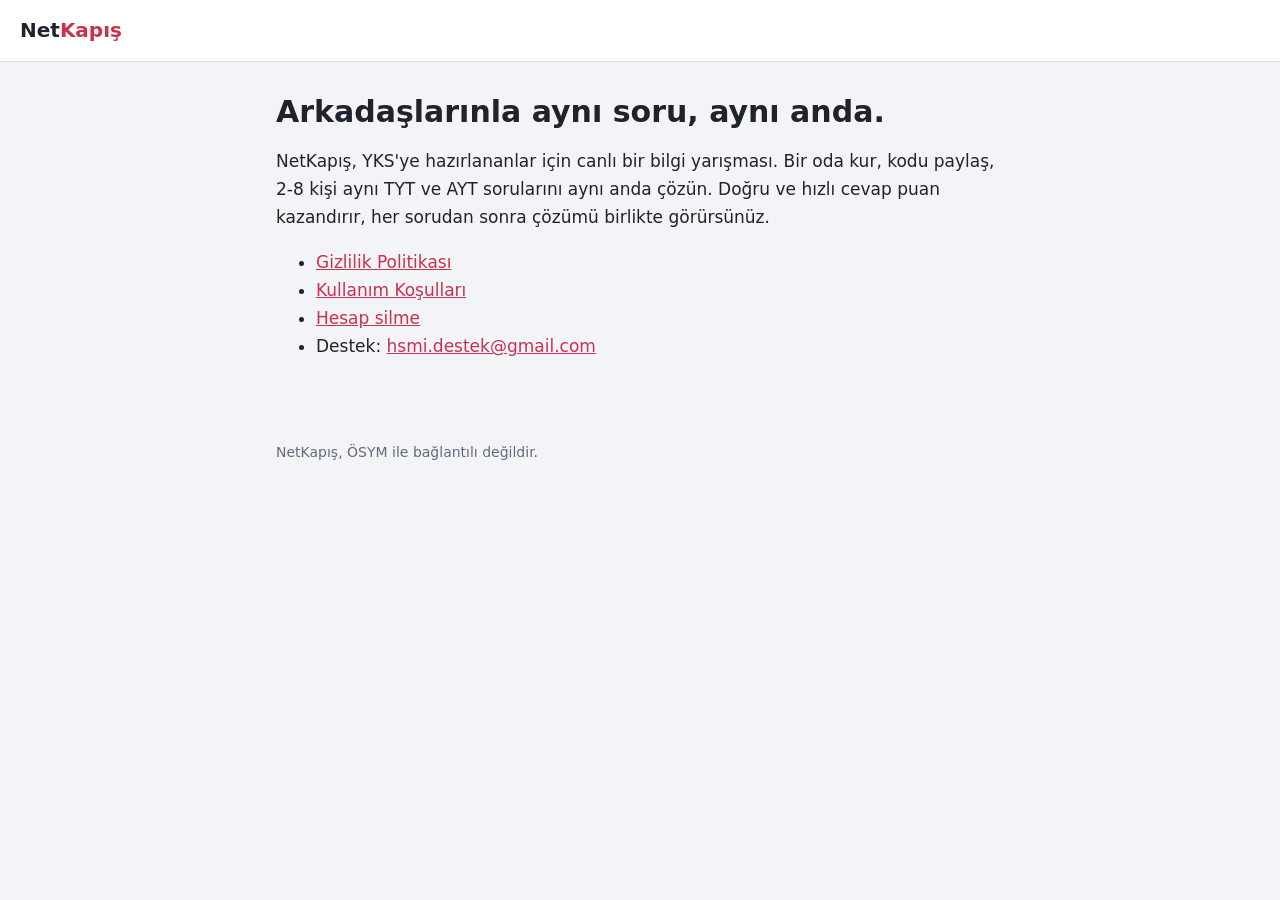
<file: index.html>
<!doctype html>
<html lang="tr">
  <head>
    <meta charset="utf-8" />
    <meta name="viewport" content="width=device-width, initial-scale=1" />
    <title>NetKapış</title>
    <meta name="description" content="Arkadaşlarınla aynı TYT ve AYT sorusunu aynı anda çöz. Canlı bilgi yarışması." />
    <link rel="stylesheet" href="stil.css" />
  </head>
  <body>
    <header><a href="./">Net<span>Kapış</span></a></header>
    <main>
      <h1>Arkadaşlarınla aynı soru, aynı anda.</h1>
      <p>
        NetKapış, YKS'ye hazırlananlar için canlı bir bilgi yarışması. Bir oda kur, kodu paylaş, 2-8 kişi aynı TYT ve AYT
        sorularını aynı anda çözün. Doğru ve hızlı cevap puan kazandırır, her sorudan sonra çözümü birlikte görürsünüz.
      </p>
      <ul>
        <li><a href="gizlilik.html">Gizlilik Politikası</a></li>
        <li><a href="kosullar.html">Kullanım Koşulları</a></li>
        <li><a href="hesap-silme.html">Hesap silme</a></li>
        <li>Destek: <a href="mailto:hsmi.destek@gmail.com">hsmi.destek@gmail.com</a></li>
      </ul>
    </main>
    <footer>NetKapış, ÖSYM ile bağlantılı değildir.</footer>
  </body>
</html>
</file>
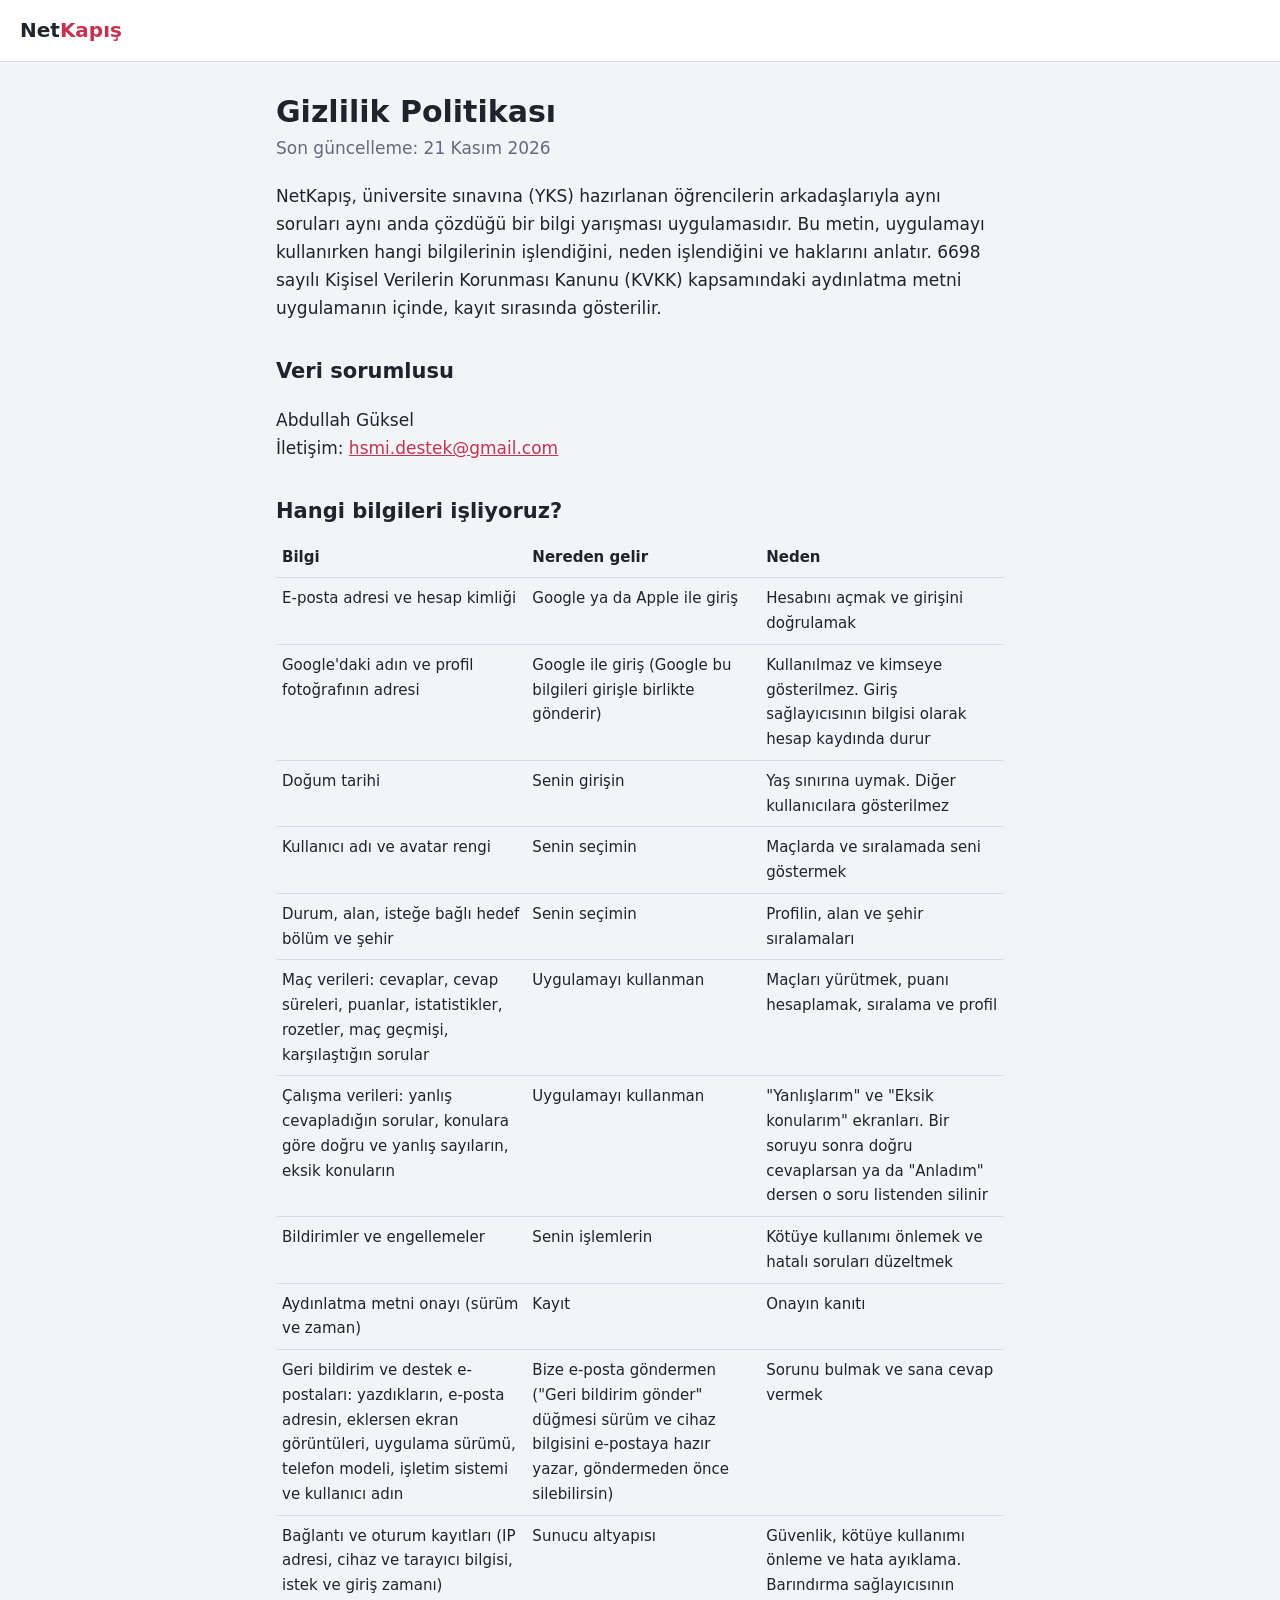
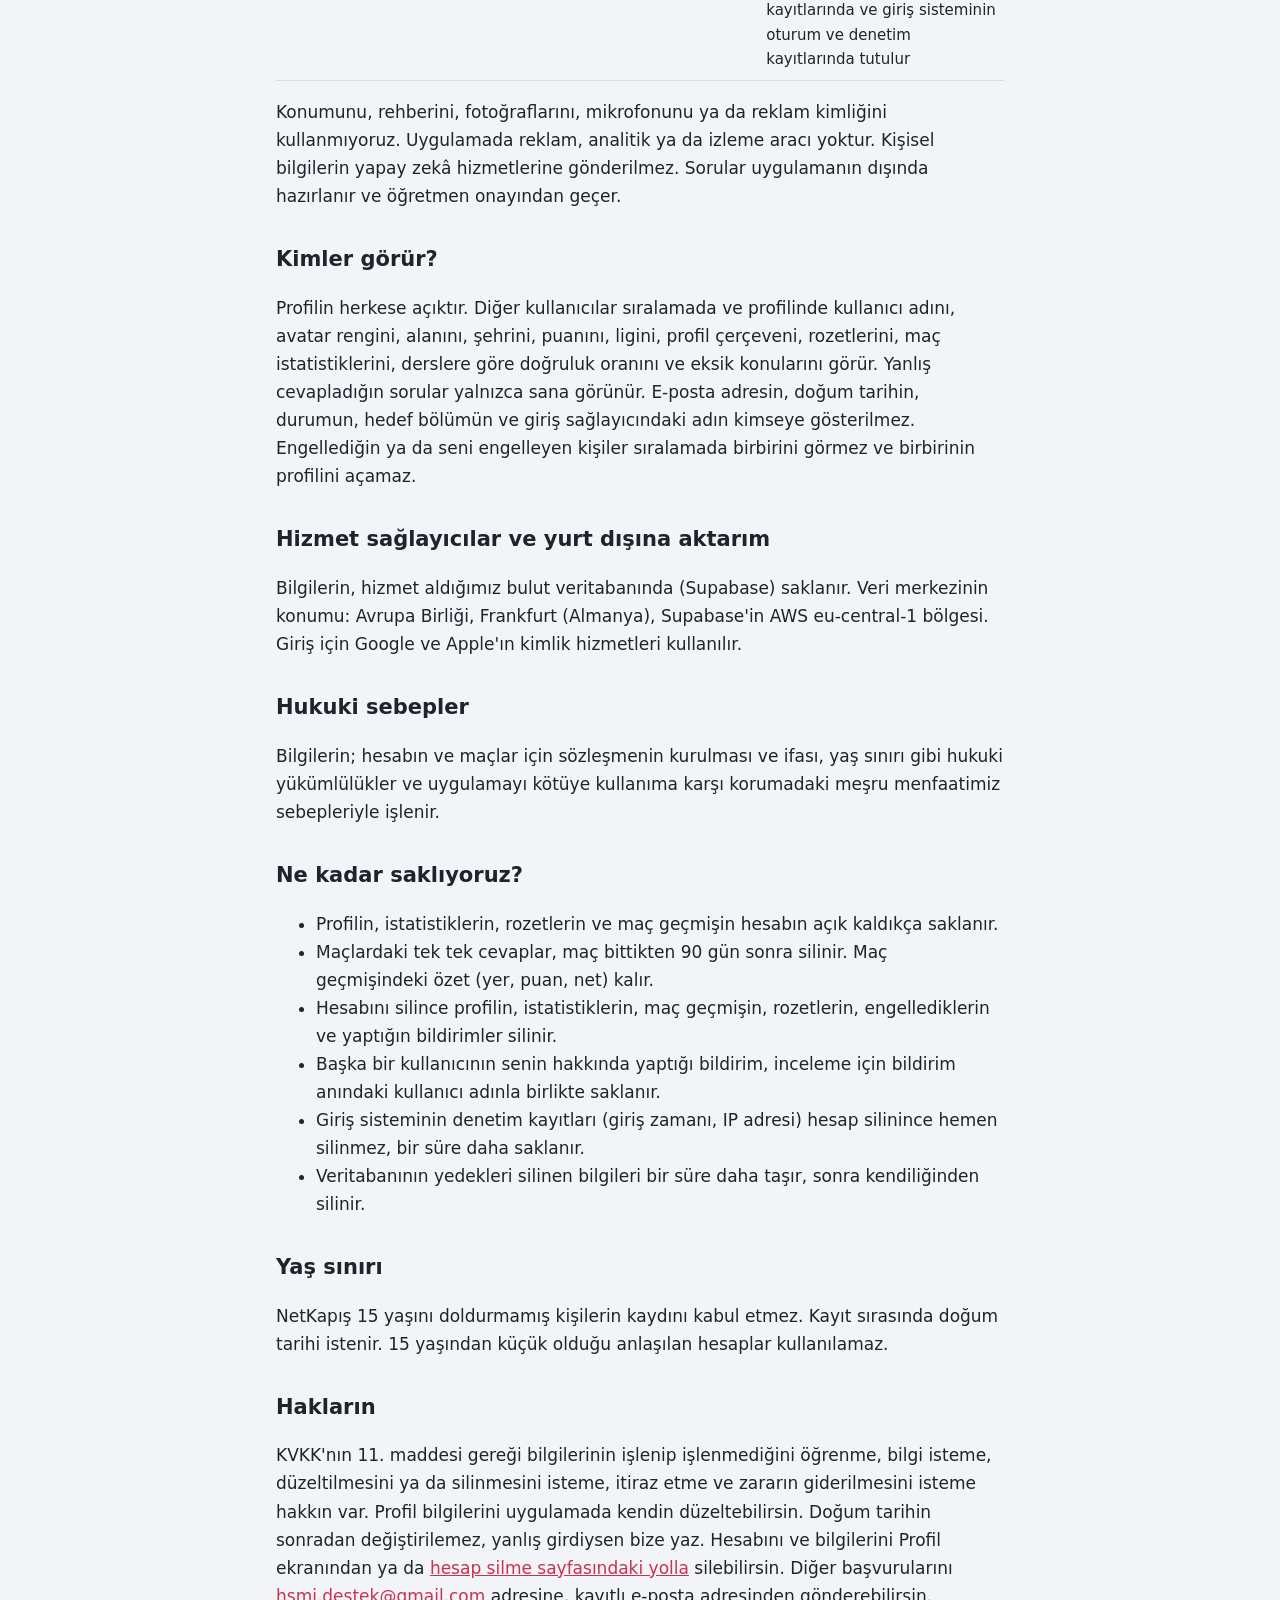
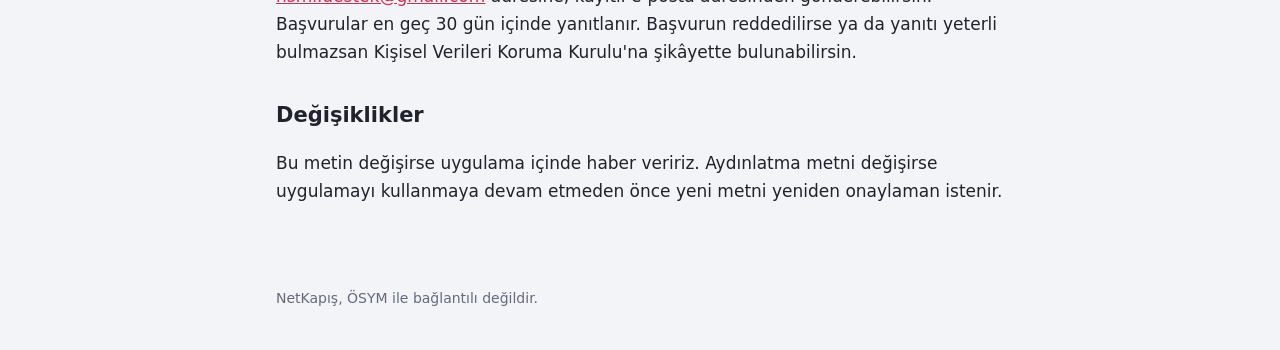
<file: gizlilik.html>
<!doctype html>
<html lang="tr">
  <head>
    <meta charset="utf-8" />
    <meta name="viewport" content="width=device-width, initial-scale=1" />
    <title>Gizlilik Politikası · NetKapış</title>
    <link rel="stylesheet" href="stil.css" />
  </head>
  <body>
    <header><a href="./">Net<span>Kapış</span></a></header>
    <main>
      <h1>Gizlilik Politikası</h1>
      <p class="tarih">Son güncelleme: 21 Kasım 2026</p>

      <p>
        NetKapış, üniversite sınavına (YKS) hazırlanan öğrencilerin arkadaşlarıyla aynı soruları aynı anda çözdüğü bir bilgi
        yarışması uygulamasıdır. Bu metin, uygulamayı kullanırken hangi bilgilerinin işlendiğini, neden işlendiğini ve
        haklarını anlatır. 6698 sayılı Kişisel Verilerin Korunması Kanunu (KVKK) kapsamındaki aydınlatma metni uygulamanın
        içinde, kayıt sırasında gösterilir.
      </p>

      <h2>Veri sorumlusu</h2>
      <p>Abdullah Güksel<br />İletişim: <a href="mailto:hsmi.destek@gmail.com">hsmi.destek@gmail.com</a></p>

      <h2>Hangi bilgileri işliyoruz?</h2>
      <table>
        <tr><th>Bilgi</th><th>Nereden gelir</th><th>Neden</th></tr>
        <tr><td>E-posta adresi ve hesap kimliği</td><td>Google ya da Apple ile giriş</td><td>Hesabını açmak ve girişini doğrulamak</td></tr>
        <tr><td>Google'daki adın ve profil fotoğrafının adresi</td><td>Google ile giriş (Google bu bilgileri girişle birlikte gönderir)</td><td>Kullanılmaz ve kimseye gösterilmez. Giriş sağlayıcısının bilgisi olarak hesap kaydında durur</td></tr>
        <tr><td>Doğum tarihi</td><td>Senin girişin</td><td>Yaş sınırına uymak. Diğer kullanıcılara gösterilmez</td></tr>
        <tr><td>Kullanıcı adı ve avatar rengi</td><td>Senin seçimin</td><td>Maçlarda ve sıralamada seni göstermek</td></tr>
        <tr><td>Durum, alan, isteğe bağlı hedef bölüm ve şehir</td><td>Senin seçimin</td><td>Profilin, alan ve şehir sıralamaları</td></tr>
        <tr><td>Maç verileri: cevaplar, cevap süreleri, puanlar, istatistikler, rozetler, maç geçmişi, karşılaştığın sorular</td><td>Uygulamayı kullanman</td><td>Maçları yürütmek, puanı hesaplamak, sıralama ve profil</td></tr>
        <tr><td>Çalışma verileri: yanlış cevapladığın sorular, konulara göre doğru ve yanlış sayıların, eksik konuların</td><td>Uygulamayı kullanman</td><td>"Yanlışlarım" ve "Eksik konularım" ekranları. Bir soruyu sonra doğru cevaplarsan ya da "Anladım" dersen o soru listenden silinir</td></tr>
        <tr><td>Bildirimler ve engellemeler</td><td>Senin işlemlerin</td><td>Kötüye kullanımı önlemek ve hatalı soruları düzeltmek</td></tr>
        <tr><td>Aydınlatma metni onayı (sürüm ve zaman)</td><td>Kayıt</td><td>Onayın kanıtı</td></tr>
        <tr><td>Geri bildirim ve destek e-postaları: yazdıkların, e-posta adresin, eklersen ekran görüntüleri, uygulama sürümü, telefon modeli, işletim sistemi ve kullanıcı adın</td><td>Bize e-posta göndermen ("Geri bildirim gönder" düğmesi sürüm ve cihaz bilgisini e-postaya hazır yazar, göndermeden önce silebilirsin)</td><td>Sorunu bulmak ve sana cevap vermek</td></tr>
        <tr><td>Bağlantı ve oturum kayıtları (IP adresi, cihaz ve tarayıcı bilgisi, istek ve giriş zamanı)</td><td>Sunucu altyapısı</td><td>Güvenlik, kötüye kullanımı önleme ve hata ayıklama. Barındırma sağlayıcısının kayıtlarında ve giriş sisteminin oturum ve denetim kayıtlarında tutulur</td></tr>
      </table>
      <p>
        Konumunu, rehberini, fotoğraflarını, mikrofonunu ya da reklam kimliğini kullanmıyoruz. Uygulamada reklam, analitik
        ya da izleme aracı yoktur. Kişisel bilgilerin yapay zekâ hizmetlerine gönderilmez. Sorular uygulamanın dışında
        hazırlanır ve öğretmen onayından geçer.
      </p>

      <h2>Kimler görür?</h2>
      <p>
        Profilin herkese açıktır. Diğer kullanıcılar sıralamada ve profilinde kullanıcı adını, avatar rengini, alanını,
        şehrini, puanını, ligini, profil çerçeveni, rozetlerini, maç istatistiklerini, derslere göre doğruluk oranını ve
        eksik konularını görür. Yanlış cevapladığın sorular yalnızca sana görünür. E-posta adresin, doğum tarihin, durumun,
        hedef bölümün ve giriş sağlayıcındaki adın kimseye gösterilmez. Engellediğin ya da seni engelleyen kişiler
        sıralamada birbirini görmez ve birbirinin profilini açamaz.
      </p>

      <h2>Hizmet sağlayıcılar ve yurt dışına aktarım</h2>
      <p>
        Bilgilerin, hizmet aldığımız bulut veritabanında (Supabase) saklanır. Veri merkezinin konumu: Avrupa Birliği, Frankfurt (Almanya), Supabase'in AWS eu-central-1 bölgesi. Giriş
        için Google ve Apple'ın kimlik hizmetleri kullanılır.
      </p>

      <h2>Hukuki sebepler</h2>
      <p>
        Bilgilerin; hesabın ve maçlar için sözleşmenin kurulması ve ifası, yaş sınırı gibi hukuki yükümlülükler ve
        uygulamayı kötüye kullanıma karşı korumadaki meşru menfaatimiz sebepleriyle işlenir.
      </p>

      <h2>Ne kadar saklıyoruz?</h2>
      <ul>
        <li>Profilin, istatistiklerin, rozetlerin ve maç geçmişin hesabın açık kaldıkça saklanır.</li>
        <li>Maçlardaki tek tek cevaplar, maç bittikten 90 gün sonra silinir. Maç geçmişindeki özet (yer, puan, net) kalır.</li>
        <li>Hesabını silince profilin, istatistiklerin, maç geçmişin, rozetlerin, engellediklerin ve yaptığın bildirimler silinir.</li>
        <li>
          Başka bir kullanıcının senin hakkında yaptığı bildirim, inceleme için bildirim anındaki kullanıcı adınla birlikte
          saklanır.
        </li>
        <li>Giriş sisteminin denetim kayıtları (giriş zamanı, IP adresi) hesap silinince hemen silinmez, bir süre daha saklanır.</li>
        <li>Veritabanının yedekleri silinen bilgileri bir süre daha taşır, sonra kendiliğinden silinir.</li>
      </ul>

      <h2>Yaş sınırı</h2>
      <p>
        NetKapış 15 yaşını doldurmamış kişilerin kaydını kabul etmez. Kayıt sırasında doğum tarihi istenir. 15 yaşından
        küçük olduğu anlaşılan hesaplar kullanılamaz.
      </p>

      <h2>Hakların</h2>
      <p>
        KVKK'nın 11. maddesi gereği bilgilerinin işlenip işlenmediğini öğrenme, bilgi isteme, düzeltilmesini ya da
        silinmesini isteme, itiraz etme ve zararın giderilmesini isteme hakkın var. Profil bilgilerini uygulamada kendin
        düzeltebilirsin. Doğum tarihin sonradan değiştirilemez, yanlış girdiysen bize yaz. Hesabını ve bilgilerini
        Profil ekranından ya da <a href="hesap-silme.html">hesap silme sayfasındaki yolla</a> silebilirsin. Diğer başvurularını <a href="mailto:hsmi.destek@gmail.com">hsmi.destek@gmail.com</a> adresine, kayıtlı
        e-posta adresinden gönderebilirsin. Başvurular en geç 30 gün içinde yanıtlanır. Başvurun reddedilirse ya da
        yanıtı yeterli bulmazsan Kişisel Verileri Koruma Kurulu'na şikâyette bulunabilirsin.
      </p>

      <h2>Değişiklikler</h2>
      <p>
        Bu metin değişirse uygulama içinde haber veririz. Aydınlatma metni değişirse uygulamayı kullanmaya devam etmeden
        önce yeni metni yeniden onaylaman istenir.
      </p>
    </main>
    <footer>NetKapış, ÖSYM ile bağlantılı değildir.</footer>
  </body>
</html>
</file>
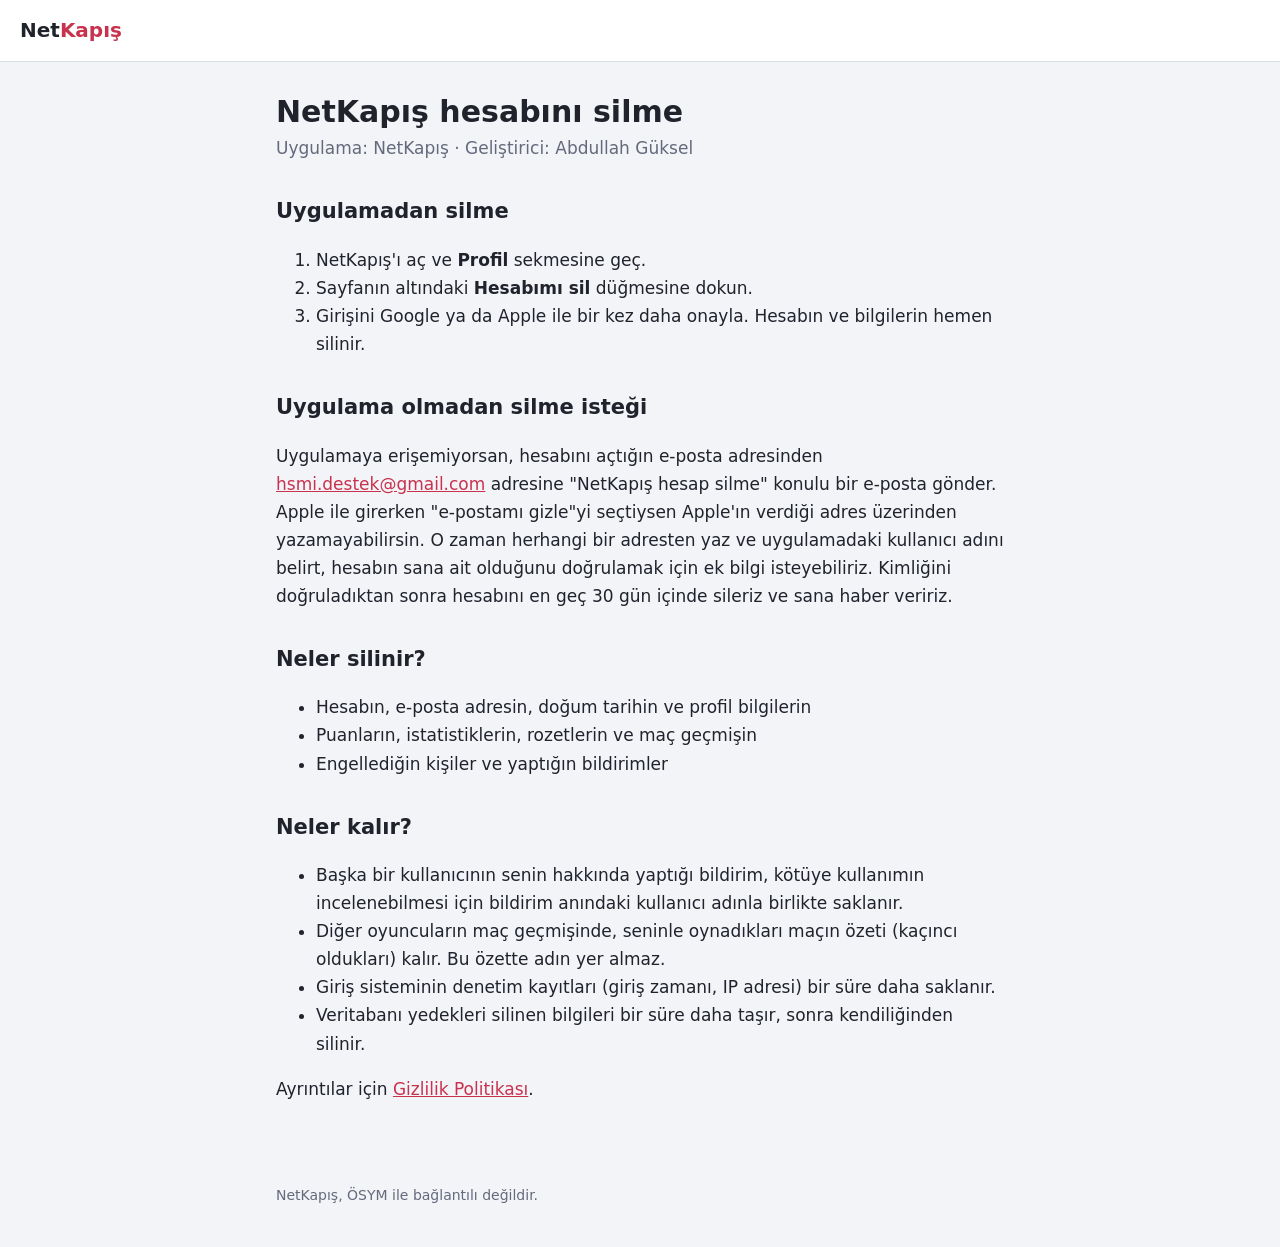
<file: hesap-silme.html>
<!doctype html>
<html lang="tr">
  <head>
    <meta charset="utf-8" />
    <meta name="viewport" content="width=device-width, initial-scale=1" />
    <title>Hesap Silme · NetKapış</title>
    <link rel="stylesheet" href="stil.css" />
  </head>
  <body>
    <header><a href="./">Net<span>Kapış</span></a></header>
    <main>
      <h1>NetKapış hesabını silme</h1>
      <p class="tarih">Uygulama: NetKapış · Geliştirici: Abdullah Güksel</p>

      <h2>Uygulamadan silme</h2>
      <ol>
        <li>NetKapış'ı aç ve <strong>Profil</strong> sekmesine geç.</li>
        <li>Sayfanın altındaki <strong>Hesabımı sil</strong> düğmesine dokun.</li>
        <li>Girişini Google ya da Apple ile bir kez daha onayla. Hesabın ve bilgilerin hemen silinir.</li>
      </ol>

      <h2>Uygulama olmadan silme isteği</h2>
      <p>
        Uygulamaya erişemiyorsan, hesabını açtığın e-posta adresinden
        <a href="mailto:hsmi.destek@gmail.com?subject=NetKap%C4%B1%C5%9F%20hesap%20silme">hsmi.destek@gmail.com</a> adresine
        "NetKapış hesap silme" konulu bir e-posta gönder. Apple ile girerken "e-postamı gizle"yi seçtiysen Apple'ın
        verdiği adres üzerinden yazamayabilirsin. O zaman herhangi bir adresten yaz ve uygulamadaki kullanıcı adını
        belirt, hesabın sana ait olduğunu doğrulamak için ek bilgi isteyebiliriz. Kimliğini doğruladıktan sonra
        hesabını en geç 30 gün içinde sileriz ve sana haber veririz.
      </p>

      <h2>Neler silinir?</h2>
      <ul>
        <li>Hesabın, e-posta adresin, doğum tarihin ve profil bilgilerin</li>
        <li>Puanların, istatistiklerin, rozetlerin ve maç geçmişin</li>
        <li>Engellediğin kişiler ve yaptığın bildirimler</li>
      </ul>

      <h2>Neler kalır?</h2>
      <ul>
        <li>
          Başka bir kullanıcının senin hakkında yaptığı bildirim, kötüye kullanımın incelenebilmesi için bildirim anındaki
          kullanıcı adınla birlikte saklanır.
        </li>
        <li>Diğer oyuncuların maç geçmişinde, seninle oynadıkları maçın özeti (kaçıncı oldukları) kalır. Bu özette adın yer almaz.</li>
        <li>Giriş sisteminin denetim kayıtları (giriş zamanı, IP adresi) bir süre daha saklanır.</li>
        <li>Veritabanı yedekleri silinen bilgileri bir süre daha taşır, sonra kendiliğinden silinir.</li>
      </ul>
      <p>Ayrıntılar için <a href="gizlilik.html">Gizlilik Politikası</a>.</p>
    </main>
    <footer>NetKapış, ÖSYM ile bağlantılı değildir.</footer>
  </body>
</html>
</file>
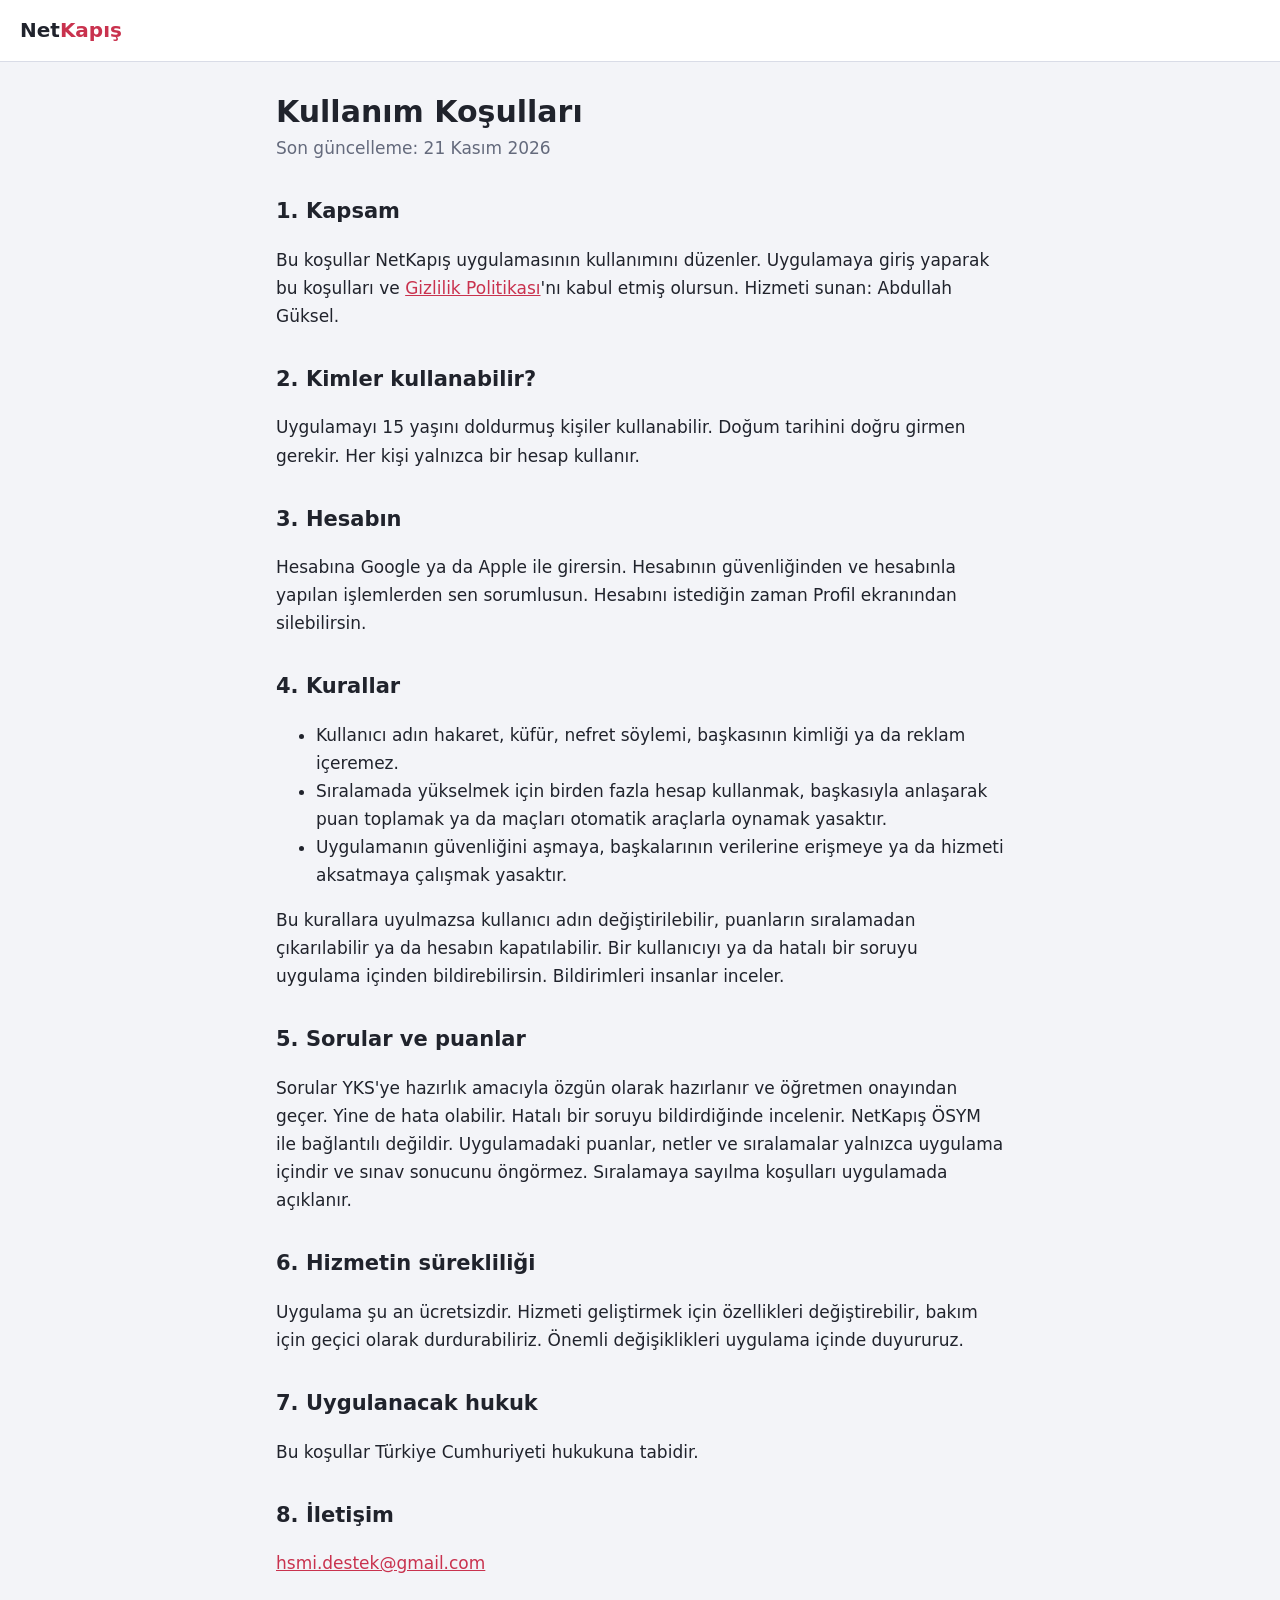
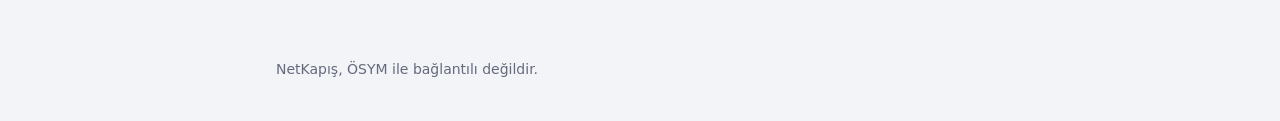
<file: kosullar.html>
<!doctype html>
<html lang="tr">
  <head>
    <meta charset="utf-8" />
    <meta name="viewport" content="width=device-width, initial-scale=1" />
    <title>Kullanım Koşulları · NetKapış</title>
    <link rel="stylesheet" href="stil.css" />
  </head>
  <body>
    <header><a href="./">Net<span>Kapış</span></a></header>
    <main>
      <h1>Kullanım Koşulları</h1>
      <p class="tarih">Son güncelleme: 21 Kasım 2026</p>

      <h2>1. Kapsam</h2>
      <p>
        Bu koşullar NetKapış uygulamasının kullanımını düzenler. Uygulamaya giriş yaparak bu koşulları ve
        <a href="gizlilik.html">Gizlilik Politikası</a>'nı kabul etmiş olursun. Hizmeti sunan: Abdullah Güksel.
      </p>

      <h2>2. Kimler kullanabilir?</h2>
      <p>
        Uygulamayı 15 yaşını doldurmuş kişiler kullanabilir. Doğum tarihini doğru girmen gerekir. Her kişi yalnızca bir
        hesap kullanır.
      </p>

      <h2>3. Hesabın</h2>
      <p>
        Hesabına Google ya da Apple ile girersin. Hesabının güvenliğinden ve hesabınla yapılan işlemlerden sen
        sorumlusun. Hesabını istediğin zaman Profil ekranından silebilirsin.
      </p>

      <h2>4. Kurallar</h2>
      <ul>
        <li>Kullanıcı adın hakaret, küfür, nefret söylemi, başkasının kimliği ya da reklam içeremez.</li>
        <li>Sıralamada yükselmek için birden fazla hesap kullanmak, başkasıyla anlaşarak puan toplamak ya da maçları otomatik araçlarla oynamak yasaktır.</li>
        <li>Uygulamanın güvenliğini aşmaya, başkalarının verilerine erişmeye ya da hizmeti aksatmaya çalışmak yasaktır.</li>
      </ul>
      <p>
        Bu kurallara uyulmazsa kullanıcı adın değiştirilebilir, puanların sıralamadan çıkarılabilir ya da hesabın
        kapatılabilir. Bir kullanıcıyı ya da hatalı bir soruyu uygulama içinden bildirebilirsin. Bildirimleri insanlar
        inceler.
      </p>

      <h2>5. Sorular ve puanlar</h2>
      <p>
        Sorular YKS'ye hazırlık amacıyla özgün olarak hazırlanır ve öğretmen onayından geçer. Yine de hata olabilir. Hatalı
        bir soruyu bildirdiğinde incelenir. NetKapış ÖSYM ile bağlantılı değildir. Uygulamadaki puanlar, netler ve
        sıralamalar yalnızca uygulama içindir ve sınav sonucunu öngörmez. Sıralamaya sayılma koşulları uygulamada
        açıklanır.
      </p>

      <h2>6. Hizmetin sürekliliği</h2>
      <p>
        Uygulama şu an ücretsizdir. Hizmeti geliştirmek için özellikleri değiştirebilir, bakım için geçici olarak
        durdurabiliriz. Önemli değişiklikleri uygulama içinde duyururuz.
      </p>

      <h2>7. Uygulanacak hukuk</h2>
      <p>Bu koşullar Türkiye Cumhuriyeti hukukuna tabidir.</p>

      <h2>8. İletişim</h2>
      <p><a href="mailto:hsmi.destek@gmail.com">hsmi.destek@gmail.com</a></p>
    </main>
    <footer>NetKapış, ÖSYM ile bağlantılı değildir.</footer>
  </body>
</html>
</file>
<file: stil.css>
:root {
  --kagit: #f3f4f8;
  --yuzey: #ffffff;
  --cizgi: #d9dce7;
  --murekkep: #20232c;
  --soluk: #646a7c;
  --optik: #c9324e;
  --fosfor: #ffe14d;
  color-scheme: light dark;
}
@media (prefers-color-scheme: dark) {
  :root {
    --kagit: #13151b;
    --yuzey: #1b1e26;
    --cizgi: #2d3140;
    --murekkep: #eceef4;
    --soluk: #9aa0b3;
    --optik: #ff6f86;
  }
}
* {
  box-sizing: border-box;
}
body {
  margin: 0;
  background: var(--kagit);
  color: var(--murekkep);
  font: 17px/1.65 system-ui, -apple-system, 'Segoe UI', Roboto, sans-serif;
}
header {
  background: var(--yuzey);
  border-bottom: 1px solid var(--cizgi);
  padding: 14px 20px;
}
header a {
  color: inherit;
  text-decoration: none;
  font-weight: 800;
  font-size: 20px;
}
header a span {
  color: var(--optik);
}
main {
  max-width: 760px;
  margin: 0 auto;
  padding: 24px 16px 64px;
}
h1 {
  font-size: 30px;
  line-height: 1.2;
  margin: 8px 0 4px;
}
h2 {
  font-size: 21px;
  margin: 32px 0 8px;
}
.tarih {
  color: var(--soluk);
  margin: 0 0 20px;
}
.taslak {
  background: var(--fosfor);
  color: #2e2700;
  border-radius: 12px;
  padding: 12px 16px;
  font-weight: 600;
}
table {
  width: 100%;
  border-collapse: collapse;
  font-size: 15px;
}
th,
td {
  text-align: left;
  vertical-align: top;
  border-bottom: 1px solid var(--cizgi);
  padding: 8px 6px;
}
a {
  color: var(--optik);
}
footer {
  max-width: 760px;
  margin: 0 auto;
  padding: 0 16px 40px;
  color: var(--soluk);
  font-size: 14px;
}

.eksik {
  background: var(--fosfor);
  color: #2e2700;
  border-radius: 4px;
  padding: 0 4px;
  font-size: 0.9em;
}
</file>
